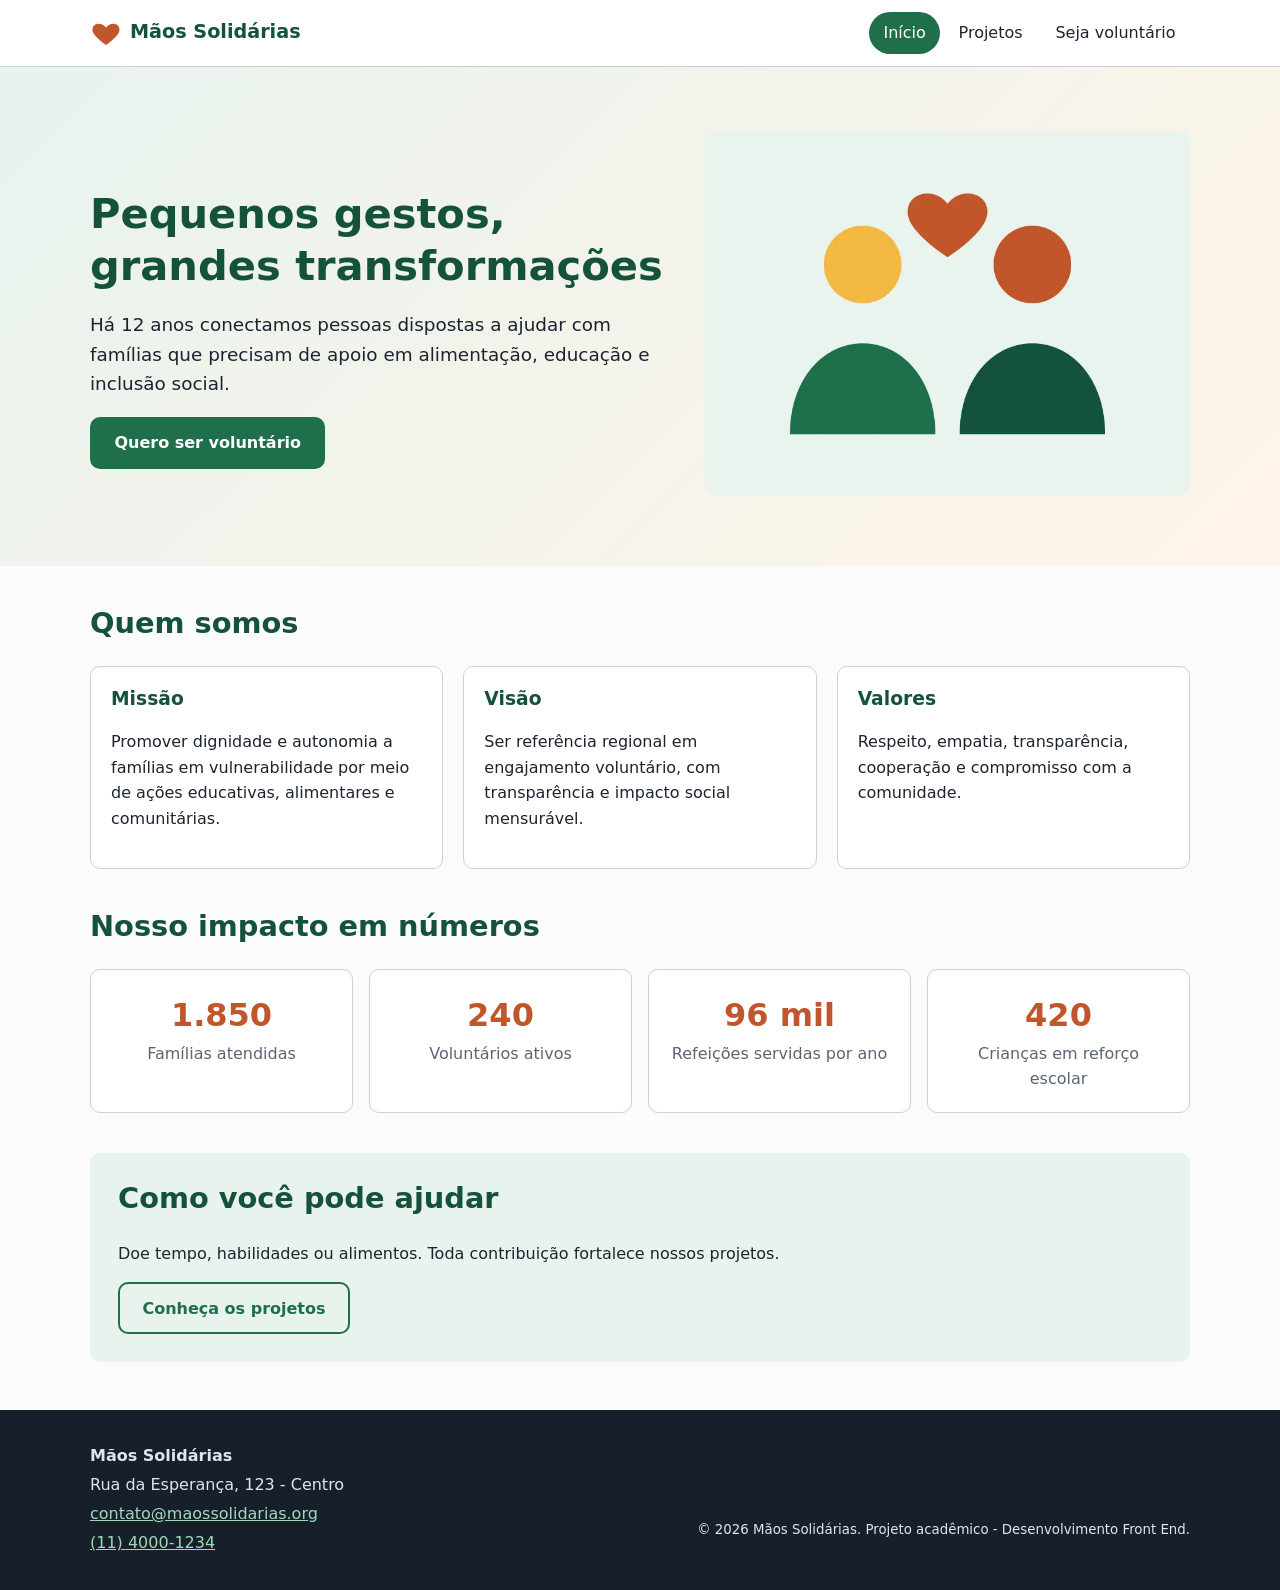
<file: index.html>
<!DOCTYPE html>
<html lang="pt-BR">
<head>
  <meta charset="UTF-8">
  <meta name="viewport" content="width=device-width, initial-scale=1.0">
  <meta name="description" content="Mãos Solidárias: ONG dedicada à educação, alimentação e inclusão de famílias em situação de vulnerabilidade. Conheça nossa missão e seja voluntário.">
  <title>Mãos Solidárias | Início</title>
  <link rel="stylesheet" href="assets/css/style.css">
</head>
<body>
  <a class="skip-link" href="#conteudo">Ir para o conteúdo principal</a>

  <header class="site-header">
    <div class="container header-inner">
      <a class="logo" href="index.html" aria-label="Mãos Solidárias - página inicial">
        <svg width="32" height="32" viewBox="0 0 24 24" aria-hidden="true" focusable="false"><path fill="currentColor" d="M12 21s-7-4.6-9.5-9C.9 9 2.4 5.5 5.8 5.1 8 4.9 10.8 6 12 8c1.2-2 4-3.1 6.2-2.9 3.4.4 4.9 3.9 3.3 6.9C19 16.4 12 21 12 21z"/></svg>
        <span>Mãos Solidárias</span>
      </a>
      <nav aria-label="Navegação principal">
        <ul class="menu">
          <li><a href="index.html" aria-current="page">Início</a></li>
          <li><a href="pages/projetos.html">Projetos</a></li>
          <li><a href="pages/cadastro.html">Seja voluntário</a></li>
        </ul>
      </nav>
    </div>
  </header>

  <main id="conteudo">
    <section class="hero" aria-labelledby="titulo-hero">
      <div class="container hero-grid">
        <div>
          <h1 id="titulo-hero">Pequenos gestos, grandes transformações</h1>
          <p>Há 12 anos conectamos pessoas dispostas a ajudar com famílias que precisam de apoio em alimentação, educação e inclusão social.</p>
          <a class="btn" href="pages/cadastro.html">Quero ser voluntário</a>
        </div>
        <picture>
          <source type="image/webp" srcset="assets/img/voluntarios.webp">
          <img src="assets/img/voluntarios.png" alt="Dois voluntários lado a lado com um coração ao centro, simbolizando a solidariedade" width="400" height="300">
        </picture>
      </div>
    </section>

    <section class="container" aria-labelledby="titulo-missao">
      <h2 id="titulo-missao">Quem somos</h2>
      <div class="grid-3">
        <article class="card">
          <h3>Missão</h3>
          <p>Promover dignidade e autonomia a famílias em vulnerabilidade por meio de ações educativas, alimentares e comunitárias.</p>
        </article>
        <article class="card">
          <h3>Visão</h3>
          <p>Ser referência regional em engajamento voluntário, com transparência e impacto social mensurável.</p>
        </article>
        <article class="card">
          <h3>Valores</h3>
          <p>Respeito, empatia, transparência, cooperação e compromisso com a comunidade.</p>
        </article>
      </div>
    </section>

    <section class="container" aria-labelledby="titulo-numeros">
      <h2 id="titulo-numeros">Nosso impacto em números</h2>
      <dl class="numeros">
        <div><dt>Famílias atendidas</dt><dd>1.850</dd></div>
        <div><dt>Voluntários ativos</dt><dd>240</dd></div>
        <div><dt>Refeições servidas por ano</dt><dd>96 mil</dd></div>
        <div><dt>Crianças em reforço escolar</dt><dd>420</dd></div>
      </dl>
    </section>

    <aside class="container destaque" aria-labelledby="titulo-doar">
      <h2 id="titulo-doar">Como você pode ajudar</h2>
      <p>Doe tempo, habilidades ou alimentos. Toda contribuição fortalece nossos projetos.</p>
      <a class="btn btn-secundario" href="pages/projetos.html">Conheça os projetos</a>
    </aside>
  </main>

  <footer class="site-footer">
    <div class="container footer-inner">
      <address>
        <strong>Mãos Solidárias</strong><br>
        Rua da Esperança, 123 - Centro<br>
        <a href="mailto:contato@maossolidarias.org">contato@maossolidarias.org</a><br>
        <a href="tel:+551140001234">(11) 4000-1234</a>
      </address>
      <p><small>&copy; 2026 Mãos Solidárias. Projeto acadêmico - Desenvolvimento Front End.</small></p>
    </div>
  </footer>
</body>
</html>
</file>
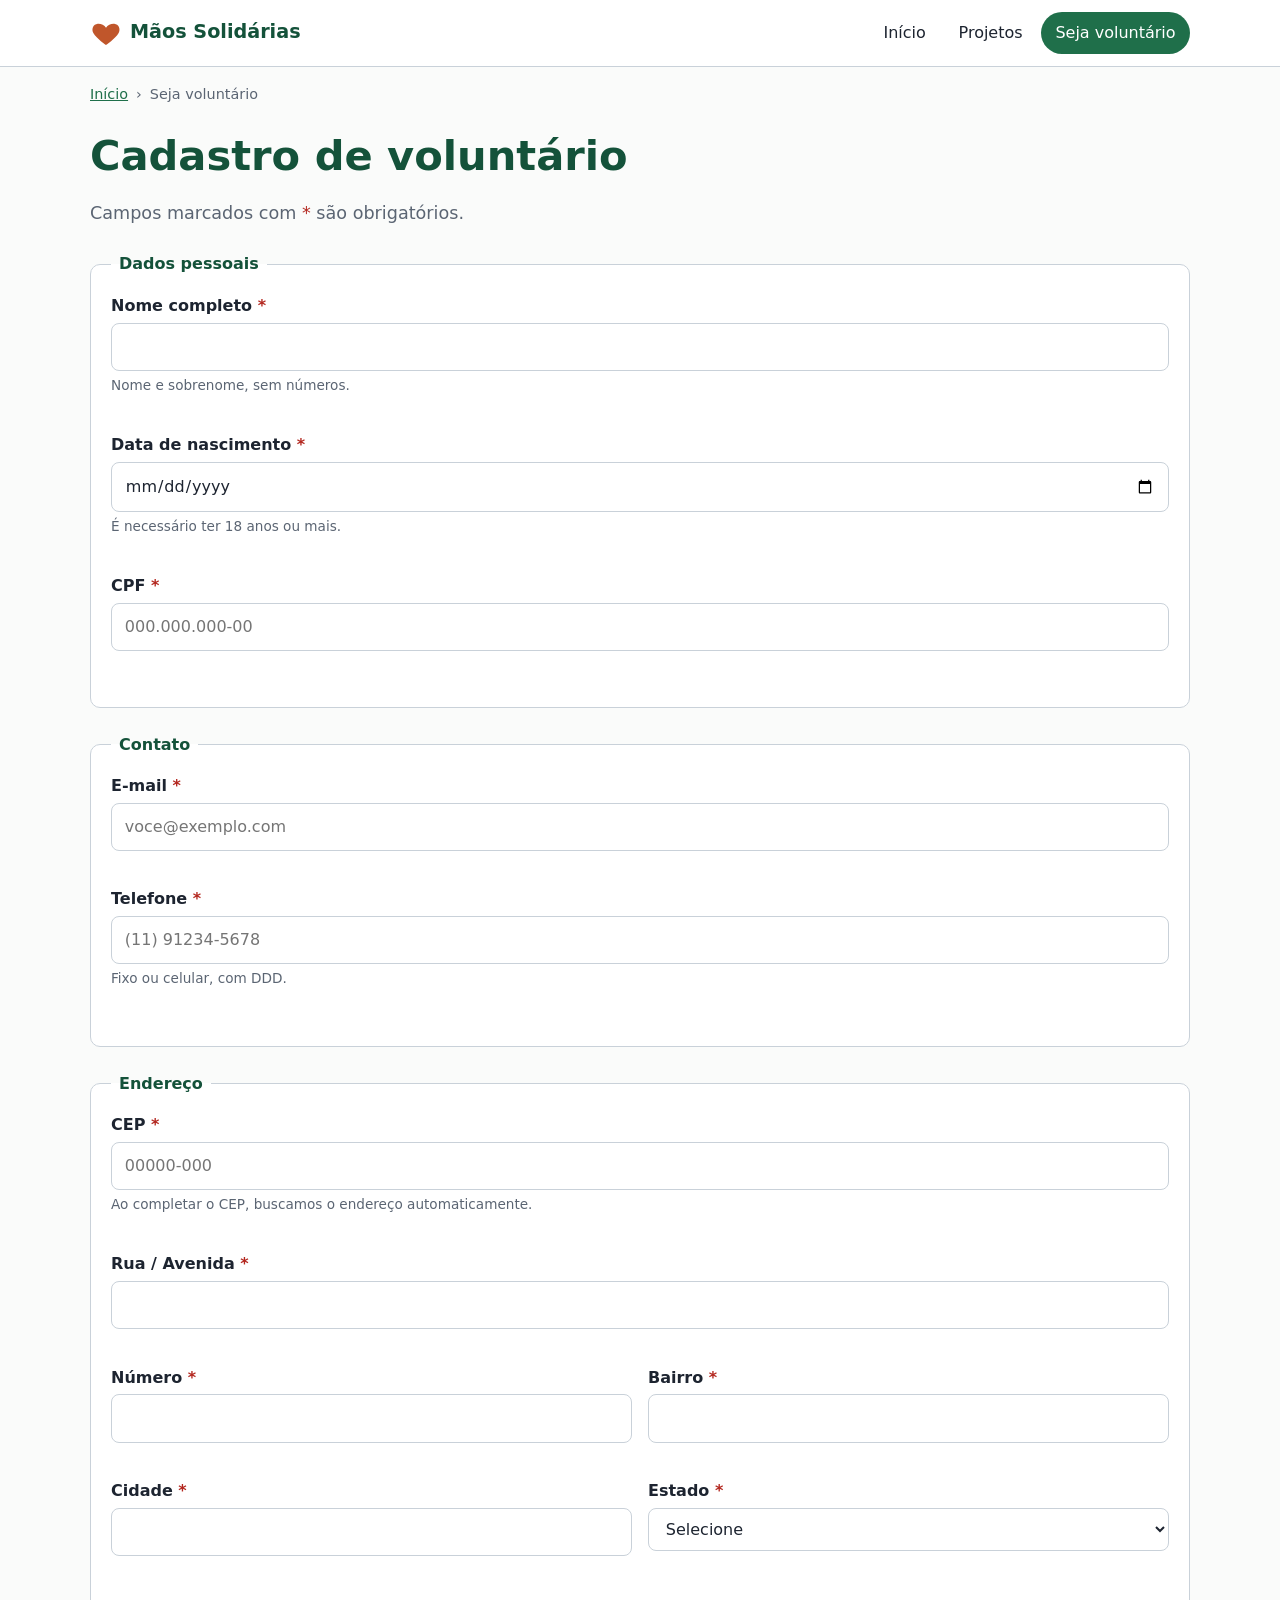
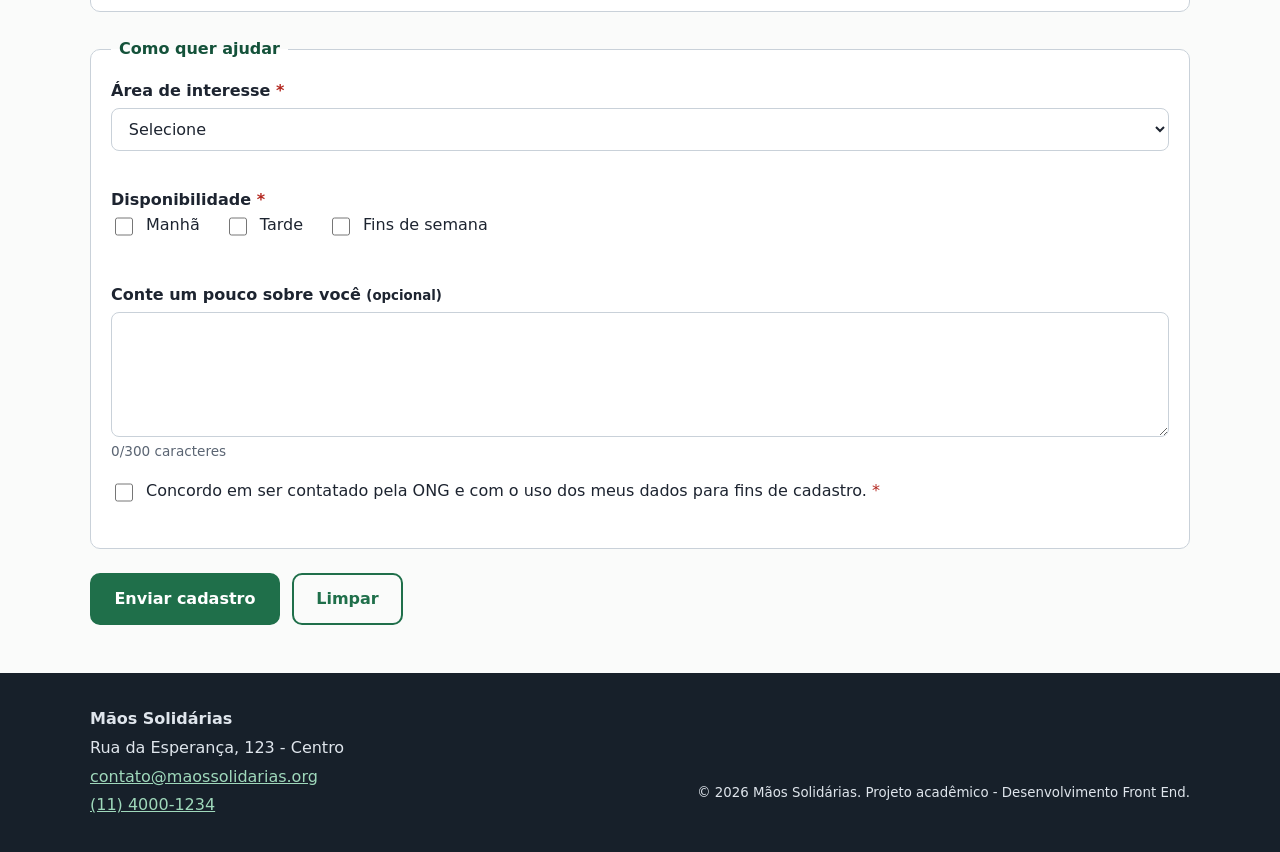
<file: pages/cadastro.html>
<!DOCTYPE html>
<html lang="pt-BR">
<head>
  <meta charset="UTF-8">
  <meta name="viewport" content="width=device-width, initial-scale=1.0">
  <meta name="description" content="Cadastre-se como voluntário da Mãos Solidárias e escolha a área em que deseja atuar.">
  <title>Mãos Solidárias | Seja voluntário</title>
  <link rel="stylesheet" href="../assets/css/style.css">
  <script src="../assets/js/cadastro.js" defer></script>
</head>
<body>
  <a class="skip-link" href="#conteudo">Ir para o conteúdo principal</a>

  <header class="site-header">
    <div class="container header-inner">
      <a class="logo" href="../index.html" aria-label="Mãos Solidárias - página inicial">
        <svg width="32" height="32" viewBox="0 0 24 24" aria-hidden="true" focusable="false"><path fill="currentColor" d="M12 21s-7-4.6-9.5-9C.9 9 2.4 5.5 5.8 5.1 8 4.9 10.8 6 12 8c1.2-2 4-3.1 6.2-2.9 3.4.4 4.9 3.9 3.3 6.9C19 16.4 12 21 12 21z"/></svg>
        <span>Mãos Solidárias</span>
      </a>
      <nav aria-label="Navegação principal">
        <ul class="menu">
          <li><a href="../index.html">Início</a></li>
          <li><a href="projetos.html">Projetos</a></li>
          <li><a href="cadastro.html" aria-current="page">Seja voluntário</a></li>
        </ul>
      </nav>
    </div>
  </header>

  <main id="conteudo" class="container">
    <nav aria-label="Você está em" class="breadcrumb">
      <ol>
        <li><a href="../index.html">Início</a></li>
        <li aria-current="page">Seja voluntário</li>
      </ol>
    </nav>

    <h1>Cadastro de voluntário</h1>
    <p class="lead">Campos marcados com <span class="obrigatorio" aria-hidden="true">*</span> são obrigatórios.</p>

    <div id="resumo-erros" class="alerta alerta-erro" role="alert" tabindex="-1" hidden></div>
    <div id="sucesso" class="alerta alerta-sucesso" role="status" tabindex="-1" hidden></div>

    <form id="form-cadastro" action="#" method="post" novalidate>

      <fieldset>
        <legend>Dados pessoais</legend>

        <div class="campo">
          <label for="nome">Nome completo <span class="obrigatorio" aria-hidden="true">*</span></label>
          <input type="text" id="nome" name="nome" required minlength="5" maxlength="100"
                 autocomplete="name" pattern="[A-Za-zÀ-ÿ'’ ]{5,100}"
                 aria-describedby="ajuda-nome erro-nome">
          <small id="ajuda-nome" class="ajuda">Nome e sobrenome, sem números.</small>
          <p id="erro-nome" class="erro" aria-live="polite"></p>
        </div>

        <div class="campo">
          <label for="nascimento">Data de nascimento <span class="obrigatorio" aria-hidden="true">*</span></label>
          <input type="date" id="nascimento" name="nascimento" required
                 aria-describedby="ajuda-nascimento erro-nascimento">
          <small id="ajuda-nascimento" class="ajuda">É necessário ter 18 anos ou mais.</small>
          <p id="erro-nascimento" class="erro" aria-live="polite"></p>
        </div>

        <div class="campo">
          <label for="cpf">CPF <span class="obrigatorio" aria-hidden="true">*</span></label>
          <input type="text" id="cpf" name="cpf" required inputmode="numeric" maxlength="14"
                 placeholder="000.000.000-00" autocomplete="off"
                 pattern="\d{3}\.\d{3}\.\d{3}-\d{2}"
                 aria-describedby="erro-cpf">
          <p id="erro-cpf" class="erro" aria-live="polite"></p>
        </div>
      </fieldset>

      <fieldset>
        <legend>Contato</legend>

        <div class="campo">
          <label for="email">E-mail <span class="obrigatorio" aria-hidden="true">*</span></label>
          <input type="email" id="email" name="email" required maxlength="120"
                 autocomplete="email" placeholder="voce@exemplo.com"
                 aria-describedby="erro-email">
          <p id="erro-email" class="erro" aria-live="polite"></p>
        </div>

        <div class="campo">
          <label for="telefone">Telefone <span class="obrigatorio" aria-hidden="true">*</span></label>
          <input type="tel" id="telefone" name="telefone" required inputmode="tel" maxlength="15"
                 placeholder="(11) 91234-5678" autocomplete="tel-national"
                 pattern="\(\d{2}\) \d{4,5}-\d{4}"
                 aria-describedby="ajuda-telefone erro-telefone">
          <small id="ajuda-telefone" class="ajuda">Fixo ou celular, com DDD.</small>
          <p id="erro-telefone" class="erro" aria-live="polite"></p>
        </div>
      </fieldset>

      <fieldset>
        <legend>Endereço</legend>

        <div class="campo">
          <label for="cep">CEP <span class="obrigatorio" aria-hidden="true">*</span></label>
          <input type="text" id="cep" name="cep" required inputmode="numeric" maxlength="9"
                 placeholder="00000-000" autocomplete="postal-code"
                 pattern="\d{5}-\d{3}"
                 aria-describedby="ajuda-cep erro-cep">
          <small id="ajuda-cep" class="ajuda">Ao completar o CEP, buscamos o endereço automaticamente.</small>
          <p id="erro-cep" class="erro" aria-live="polite"></p>
        </div>

        <div class="campo">
          <label for="logradouro">Rua / Avenida <span class="obrigatorio" aria-hidden="true">*</span></label>
          <input type="text" id="logradouro" name="logradouro" required maxlength="120"
                 autocomplete="address-line1" aria-describedby="erro-logradouro">
          <p id="erro-logradouro" class="erro" aria-live="polite"></p>
        </div>

        <div class="linha">
          <div class="campo">
            <label for="numero">Número <span class="obrigatorio" aria-hidden="true">*</span></label>
            <input type="text" id="numero" name="numero" required maxlength="10"
                   aria-describedby="erro-numero">
            <p id="erro-numero" class="erro" aria-live="polite"></p>
          </div>
          <div class="campo">
            <label for="bairro">Bairro <span class="obrigatorio" aria-hidden="true">*</span></label>
            <input type="text" id="bairro" name="bairro" required maxlength="80"
                   aria-describedby="erro-bairro">
            <p id="erro-bairro" class="erro" aria-live="polite"></p>
          </div>
        </div>

        <div class="linha">
          <div class="campo">
            <label for="cidade">Cidade <span class="obrigatorio" aria-hidden="true">*</span></label>
            <input type="text" id="cidade" name="cidade" required maxlength="80"
                   autocomplete="address-level2" aria-describedby="erro-cidade">
            <p id="erro-cidade" class="erro" aria-live="polite"></p>
          </div>
          <div class="campo">
            <label for="uf">Estado <span class="obrigatorio" aria-hidden="true">*</span></label>
            <select id="uf" name="uf" required aria-describedby="erro-uf">
              <option value="">Selecione</option>
              <option>AC</option><option>AL</option><option>AP</option><option>AM</option>
              <option>BA</option><option>CE</option><option>DF</option><option>ES</option>
              <option>GO</option><option>MA</option><option>MT</option><option>MS</option>
              <option>MG</option><option>PA</option><option>PB</option><option>PR</option>
              <option>PE</option><option>PI</option><option>RJ</option><option>RN</option>
              <option>RS</option><option>RO</option><option>RR</option><option>SC</option>
              <option>SP</option><option>SE</option><option>TO</option>
            </select>
            <p id="erro-uf" class="erro" aria-live="polite"></p>
          </div>
        </div>
      </fieldset>

      <fieldset>
        <legend>Como quer ajudar</legend>

        <div class="campo">
          <label for="area">Área de interesse <span class="obrigatorio" aria-hidden="true">*</span></label>
          <select id="area" name="area" required aria-describedby="erro-area">
            <option value="">Selecione</option>
            <option value="alimentacao">Prato Cheio (alimentação)</option>
            <option value="educacao">Reforço Solidário (educação)</option>
            <option value="renda">Renda Comunitária (inclusão produtiva)</option>
          </select>
          <p id="erro-area" class="erro" aria-live="polite"></p>
        </div>

        <fieldset class="grupo">
          <legend>Disponibilidade <span class="obrigatorio" aria-hidden="true">*</span></legend>
          <div class="opcao"><input type="checkbox" id="disp-manha" name="disponibilidade" value="manha"><label for="disp-manha">Manhã</label></div>
          <div class="opcao"><input type="checkbox" id="disp-tarde" name="disponibilidade" value="tarde"><label for="disp-tarde">Tarde</label></div>
          <div class="opcao"><input type="checkbox" id="disp-fds" name="disponibilidade" value="fds"><label for="disp-fds">Fins de semana</label></div>
          <p id="erro-disponibilidade" class="erro" aria-live="polite"></p>
        </fieldset>

        <div class="campo">
          <label for="mensagem">Conte um pouco sobre você <small>(opcional)</small></label>
          <textarea id="mensagem" name="mensagem" rows="4" maxlength="300" aria-describedby="contador"></textarea>
          <small id="contador" class="ajuda">0/300 caracteres</small>
        </div>

        <div class="opcao">
          <input type="checkbox" id="termos" name="termos" required aria-describedby="erro-termos">
          <label for="termos">Concordo em ser contatado pela ONG e com o uso dos meus dados para fins de cadastro. <span class="obrigatorio" aria-hidden="true">*</span></label>
        </div>
        <p id="erro-termos" class="erro" aria-live="polite"></p>
      </fieldset>

      <div class="acoes">
        <button type="submit" class="btn">Enviar cadastro</button>
        <button type="reset" class="btn btn-secundario">Limpar</button>
      </div>
    </form>
  </main>

  <footer class="site-footer">
    <div class="container footer-inner">
      <address>
        <strong>Mãos Solidárias</strong><br>
        Rua da Esperança, 123 - Centro<br>
        <a href="mailto:contato@maossolidarias.org">contato@maossolidarias.org</a><br>
        <a href="tel:+551140001234">(11) 4000-1234</a>
      </address>
      <p><small>&copy; 2026 Mãos Solidárias. Projeto acadêmico - Desenvolvimento Front End.</small></p>
    </div>
  </footer>
</body>
</html>
</file>
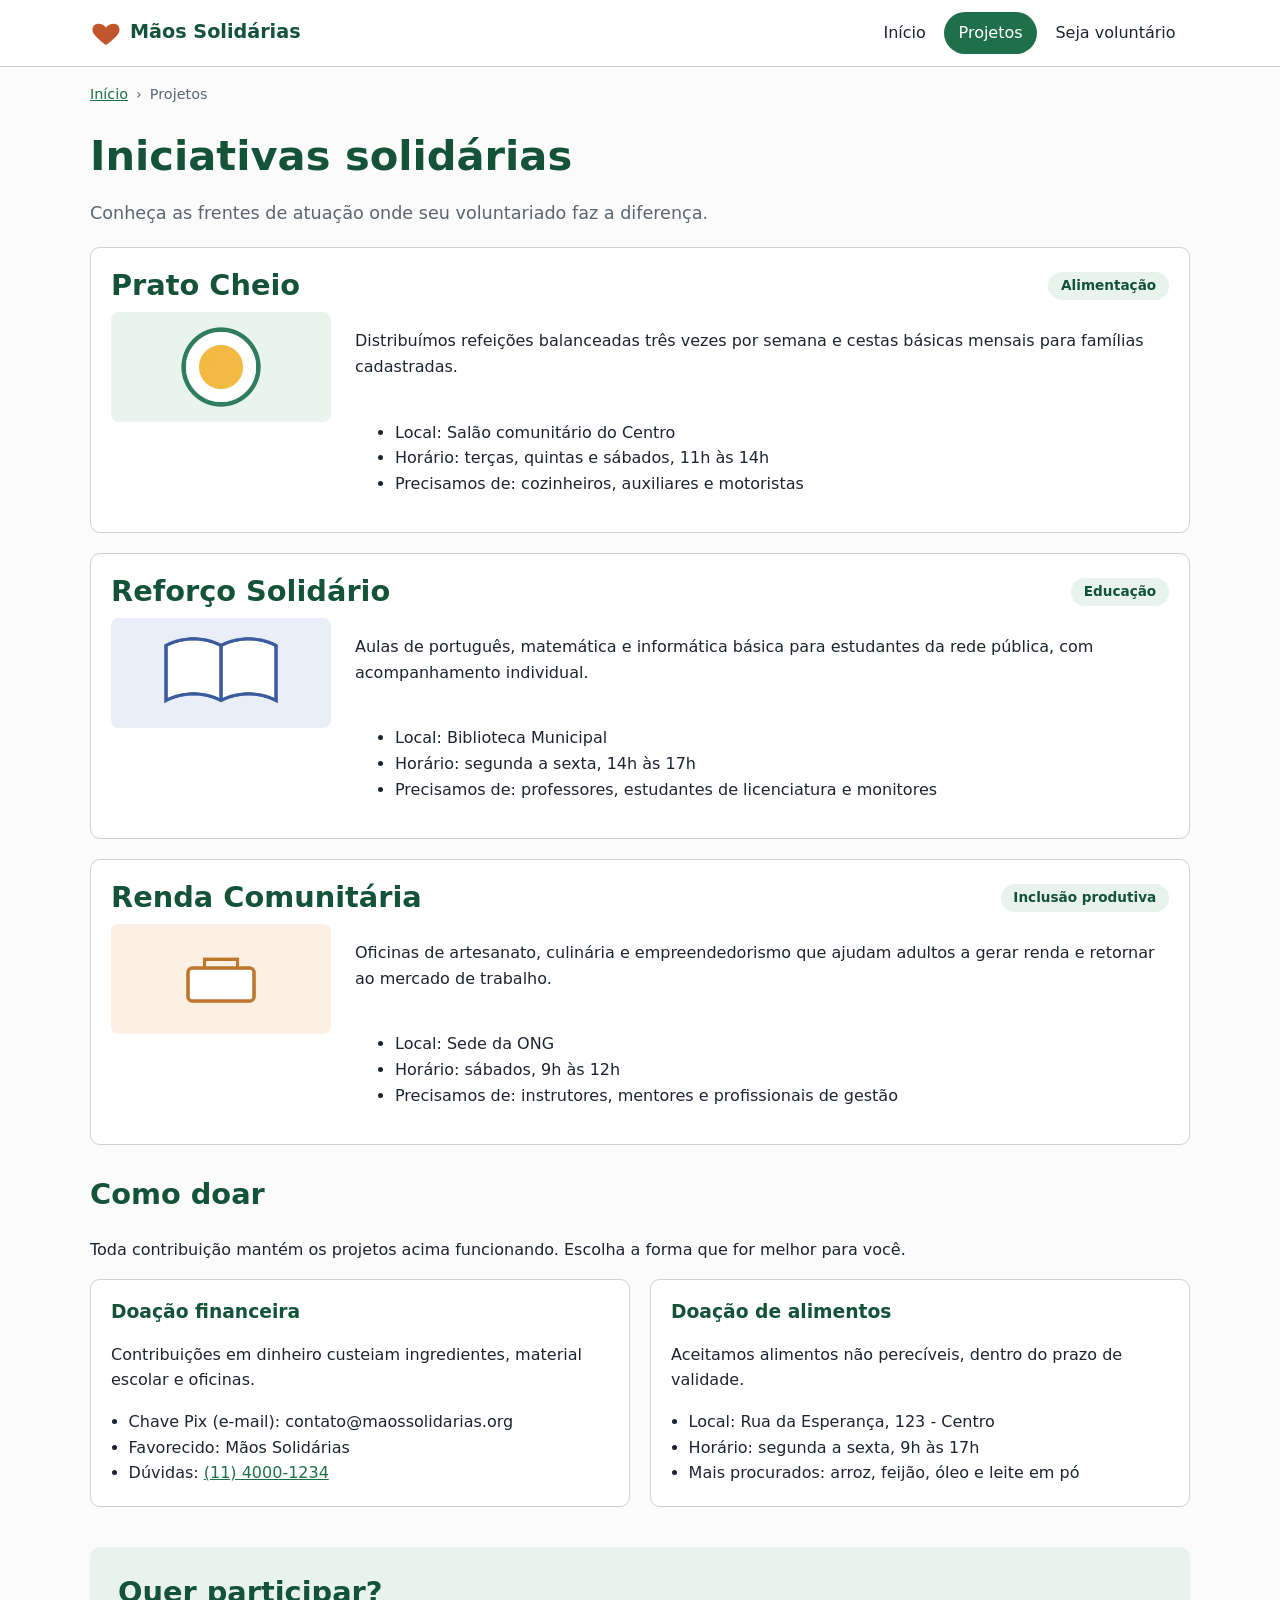
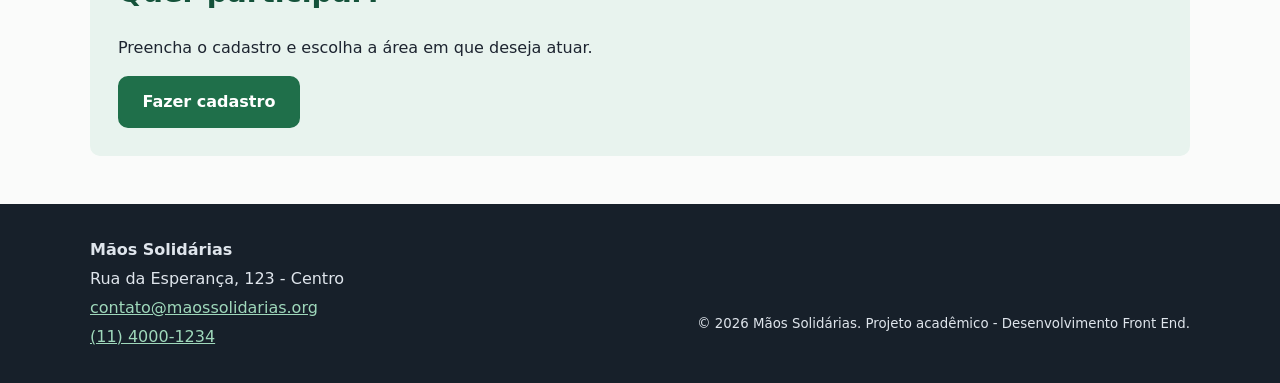
<file: pages/projetos.html>
<!DOCTYPE html>
<html lang="pt-BR">
<head>
  <meta charset="UTF-8">
  <meta name="viewport" content="width=device-width, initial-scale=1.0">
  <meta name="description" content="Conheça os projetos sociais da Mãos Solidárias: Prato Cheio, Reforço Solidário e Renda Comunitária.">
  <title>Mãos Solidárias | Projetos</title>
  <link rel="stylesheet" href="../assets/css/style.css">
</head>
<body>
  <a class="skip-link" href="#conteudo">Ir para o conteúdo principal</a>

  <header class="site-header">
    <div class="container header-inner">
      <a class="logo" href="../index.html" aria-label="Mãos Solidárias - página inicial">
        <svg width="32" height="32" viewBox="0 0 24 24" aria-hidden="true" focusable="false"><path fill="currentColor" d="M12 21s-7-4.6-9.5-9C.9 9 2.4 5.5 5.8 5.1 8 4.9 10.8 6 12 8c1.2-2 4-3.1 6.2-2.9 3.4.4 4.9 3.9 3.3 6.9C19 16.4 12 21 12 21z"/></svg>
        <span>Mãos Solidárias</span>
      </a>
      <nav aria-label="Navegação principal">
        <ul class="menu">
          <li><a href="../index.html">Início</a></li>
          <li><a href="projetos.html" aria-current="page">Projetos</a></li>
          <li><a href="cadastro.html">Seja voluntário</a></li>
        </ul>
      </nav>
    </div>
  </header>

  <main id="conteudo" class="container">
    <nav aria-label="Você está em" class="breadcrumb">
      <ol>
        <li><a href="../index.html">Início</a></li>
        <li aria-current="page">Projetos</li>
      </ol>
    </nav>

    <h1>Iniciativas solidárias</h1>
    <p class="lead">Conheça as frentes de atuação onde seu voluntariado faz a diferença.</p>

    <section aria-labelledby="proj-prato">
      <article class="projeto">
        <header>
          <h2 id="proj-prato">Prato Cheio</h2>
          <p class="tag">Alimentação</p>
        </header>
        <picture>
          <source type="image/webp" srcset="../assets/img/prato-cheio.webp">
          <img src="../assets/img/prato-cheio.png" alt="Ilustração de um prato com alimentos, representando o projeto Prato Cheio" width="400" height="200" loading="lazy">
        </picture>
        <p>Distribuímos refeições balanceadas três vezes por semana e cestas básicas mensais para famílias cadastradas.</p>
        <ul>
          <li>Local: Salão comunitário do Centro</li>
          <li>Horário: terças, quintas e sábados, 11h às 14h</li>
          <li>Precisamos de: cozinheiros, auxiliares e motoristas</li>
        </ul>
      </article>
    </section>

    <section aria-labelledby="proj-reforco">
      <article class="projeto">
        <header>
          <h2 id="proj-reforco">Reforço Solidário</h2>
          <p class="tag">Educação</p>
        </header>
        <picture>
          <source type="image/webp" srcset="../assets/img/reforco-solidario.webp">
          <img src="../assets/img/reforco-solidario.png" alt="Ilustração de um livro aberto, representando o projeto Reforço Solidário" width="400" height="200" loading="lazy">
        </picture>
        <p>Aulas de português, matemática e informática básica para estudantes da rede pública, com acompanhamento individual.</p>
        <ul>
          <li>Local: Biblioteca Municipal</li>
          <li>Horário: segunda a sexta, 14h às 17h</li>
          <li>Precisamos de: professores, estudantes de licenciatura e monitores</li>
        </ul>
      </article>
    </section>

    <section aria-labelledby="proj-renda">
      <article class="projeto">
        <header>
          <h2 id="proj-renda">Renda Comunitária</h2>
          <p class="tag">Inclusão produtiva</p>
        </header>
        <picture>
          <source type="image/webp" srcset="../assets/img/renda-comunitaria.webp">
          <img src="../assets/img/renda-comunitaria.png" alt="Ilustração de ferramentas de trabalho, representando o projeto Renda Comunitária" width="400" height="200" loading="lazy">
        </picture>
        <p>Oficinas de artesanato, culinária e empreendedorismo que ajudam adultos a gerar renda e retornar ao mercado de trabalho.</p>
        <ul>
          <li>Local: Sede da ONG</li>
          <li>Horário: sábados, 9h às 12h</li>
          <li>Precisamos de: instrutores, mentores e profissionais de gestão</li>
        </ul>
      </article>
    </section>

    <section class="doacao" aria-labelledby="titulo-doar">
      <h2 id="titulo-doar">Como doar</h2>
      <p>Toda contribuição mantém os projetos acima funcionando. Escolha a forma que for melhor para você.</p>
      <div class="grid-2">
        <article class="card">
          <h3>Doação financeira</h3>
          <p>Contribuições em dinheiro custeiam ingredientes, material escolar e oficinas.</p>
          <ul>
            <li>Chave Pix (e-mail): contato@maossolidarias.org</li>
            <li>Favorecido: Mãos Solidárias</li>
            <li>Dúvidas: <a href="tel:+551140001234">(11) 4000-1234</a></li>
          </ul>
        </article>
        <article class="card">
          <h3>Doação de alimentos</h3>
          <p>Aceitamos alimentos não perecíveis, dentro do prazo de validade.</p>
          <ul>
            <li>Local: Rua da Esperança, 123 - Centro</li>
            <li>Horário: segunda a sexta, 9h às 17h</li>
            <li>Mais procurados: arroz, feijão, óleo e leite em pó</li>
          </ul>
        </article>
      </div>
    </section>

    <aside class="destaque" aria-labelledby="titulo-participe">
      <h2 id="titulo-participe">Quer participar?</h2>
      <p>Preencha o cadastro e escolha a área em que deseja atuar.</p>
      <a class="btn" href="cadastro.html">Fazer cadastro</a>
    </aside>
  </main>

  <footer class="site-footer">
    <div class="container footer-inner">
      <address>
        <strong>Mãos Solidárias</strong><br>
        Rua da Esperança, 123 - Centro<br>
        <a href="mailto:contato@maossolidarias.org">contato@maossolidarias.org</a><br>
        <a href="tel:+551140001234">(11) 4000-1234</a>
      </address>
      <p><small>&copy; 2026 Mãos Solidárias. Projeto acadêmico - Desenvolvimento Front End.</small></p>
    </div>
  </footer>
</body>
</html>
</file>
<file: assets/css/style.css>
/* ===== Base ===== */
:root {
  --verde: #1f6f4a;
  --verde-escuro: #14523a;
  --verde-claro: #e8f3ee;
  --laranja: #c0562b;
  --texto: #1d2430;
  --cinza: #5b6573;
  --borda: #c9d1d9;
  --erro: #b3261e;
  --sucesso: #146c43;
  --fundo: #fafbfa;
  --raio: 10px;
}

*, *::before, *::after { box-sizing: border-box; }

html { scroll-behavior: smooth; }

body {
  margin: 0;
  font-family: system-ui, -apple-system, "Segoe UI", Roboto, Arial, sans-serif;
  line-height: 1.6;
  color: var(--texto);
  background: var(--fundo);
}

.container { width: min(1100px, 100% - 2rem); margin-inline: auto; }

h1, h2, h3 { line-height: 1.25; color: var(--verde-escuro); }
h1 { font-size: clamp(1.8rem, 4vw, 2.6rem); margin: 1.5rem 0 .5rem; }
h2 { font-size: clamp(1.4rem, 3vw, 1.8rem); }

a { color: var(--verde); }
a:hover { color: var(--verde-escuro); }

:focus-visible { outline: 3px solid #f2a900; outline-offset: 2px; }

.skip-link {
  position: absolute; left: -999px; top: 0;
  background: #000; color: #fff; padding: .75rem 1rem; z-index: 100;
}
.skip-link:focus { left: 0; }

.lead { font-size: 1.1rem; color: var(--cinza); }

/* ===== Header / Footer ===== */
.site-header { background: #fff; border-bottom: 1px solid var(--borda); position: sticky; top: 0; z-index: 10; }
.header-inner { display: flex; align-items: center; justify-content: space-between; flex-wrap: wrap; gap: .5rem 1rem; padding-block: .75rem; }
.logo { display: inline-flex; align-items: center; gap: .5rem; font-weight: 700; font-size: 1.2rem; text-decoration: none; color: var(--verde-escuro); }
.logo svg { color: var(--laranja); }

.menu { list-style: none; display: flex; gap: .25rem; margin: 0; padding: 0; flex-wrap: wrap; }
.menu a { display: block; padding: .5rem .9rem; border-radius: 999px; text-decoration: none; color: var(--texto); font-weight: 500; }
.menu a:hover { background: var(--verde-claro); }
.menu a[aria-current="page"] { background: var(--verde); color: #fff; }

.site-footer { background: #17202a; color: #dfe5ec; margin-top: 3rem; padding-block: 2rem; }
.site-footer a { color: #9fd8bb; }
.footer-inner { display: flex; justify-content: space-between; gap: 1.5rem; flex-wrap: wrap; align-items: flex-end; }
.site-footer address { font-style: normal; line-height: 1.8; }

/* ===== Botões ===== */
.btn {
  display: inline-block; cursor: pointer; font: inherit; font-weight: 600;
  background: var(--verde); color: #fff; border: 2px solid var(--verde);
  padding: .7rem 1.4rem; border-radius: var(--raio); text-decoration: none;
  transition: background .2s, color .2s;
}
.btn:hover { background: var(--verde-escuro); border-color: var(--verde-escuro); color: #fff; }
.btn-secundario { background: transparent; color: var(--verde); }
.btn-secundario:hover { background: var(--verde-claro); color: var(--verde-escuro); }

/* ===== Home ===== */
.hero { background: linear-gradient(135deg, var(--verde-claro), #fff4e8); padding: 4rem 0; }
.hero p { max-width: 60ch; font-size: 1.15rem; }
.hero-grid { display: grid; gap: 2rem; align-items: center; grid-template-columns: 1.2fr 1fr; }
.hero-grid img { width: 100%; height: auto; border-radius: var(--raio); }

section.container { margin-block: 2.5rem; }

.grid-3 { display: grid; gap: 1.25rem; grid-template-columns: repeat(auto-fit, minmax(240px, 1fr)); }
.card { background: #fff; border: 1px solid var(--borda); border-radius: var(--raio); padding: 1.25rem; }
.card h3 { margin-top: 0; }

.numeros { display: grid; gap: 1rem; grid-template-columns: repeat(auto-fit, minmax(190px, 1fr)); margin: 0; }
.numeros div { background: #fff; border: 1px solid var(--borda); border-radius: var(--raio); padding: 1.25rem; text-align: center; }
.numeros dd { margin: 0; font-size: 2rem; font-weight: 800; color: var(--laranja); order: -1; }
.numeros dt { color: var(--cinza); }
.numeros div { display: flex; flex-direction: column; }

.destaque { background: var(--verde-claro); border-radius: var(--raio); padding: 1.75rem; margin-block: 2.5rem; }
.destaque h2 { margin-top: 0; }

/* ===== Projetos ===== */
.breadcrumb ol { list-style: none; display: flex; gap: .5rem; padding: 1rem 0 0; margin: 0; font-size: .9rem; color: var(--cinza); }
.breadcrumb li + li::before { content: "›"; margin-right: .5rem; }

.projeto { display: grid; gap: .5rem 1.5rem; grid-template-columns: 220px 1fr; background: #fff; border: 1px solid var(--borda); border-radius: var(--raio); padding: 1.25rem; margin-block: 1.25rem; }
.projeto header { grid-column: 1 / -1; display: flex; align-items: center; justify-content: space-between; flex-wrap: wrap; gap: .5rem; }
.projeto h2 { margin: 0; }
picture { display: block; }
.projeto picture { grid-row: span 2; }
.projeto img { width: 100%; height: auto; border-radius: 8px; }
.tag { margin: 0; background: var(--verde-claro); color: var(--verde-escuro); padding: .2rem .8rem; border-radius: 999px; font-size: .85rem; font-weight: 600; }

.doacao { margin-block: 2rem; }
.grid-2 { display: grid; gap: 1.25rem; grid-template-columns: repeat(auto-fit, minmax(260px, 1fr)); }
.card ul { padding-left: 1.1rem; margin-bottom: 0; }

/* ===== Formulário ===== */
form { margin-block: 1.5rem; }
fieldset { border: 1px solid var(--borda); border-radius: var(--raio); background: #fff; padding: 1rem 1.25rem 1.25rem; margin: 0 0 1.5rem; }
legend { font-weight: 700; padding-inline: .5rem; color: var(--verde-escuro); }
fieldset.grupo { border: 0; padding: 0; margin: 0 0 1rem; background: transparent; }
fieldset.grupo legend { padding: 0; color: var(--texto); font-size: 1rem; }

.campo { display: flex; flex-direction: column; margin-bottom: 1rem; }
.linha { display: grid; gap: 1rem; grid-template-columns: repeat(auto-fit, minmax(200px, 1fr)); }

label { font-weight: 600; margin-bottom: .25rem; }
.obrigatorio { color: var(--erro); }

input[type="text"], input[type="email"], input[type="tel"], input[type="date"], select, textarea {
  font: inherit; padding: .65rem .8rem; border: 1.5px solid var(--borda); border-radius: 8px; background: #fff; color: var(--texto); width: 100%;
}
input:hover, select:hover, textarea:hover { border-color: var(--cinza); }

.ajuda { color: var(--cinza); font-size: .85rem; margin-top: .25rem; }
.erro { color: var(--erro); font-size: .875rem; margin: .25rem 0 0; min-height: 1.1em; font-weight: 500; }

input.invalido, select.invalido, textarea.invalido { border-color: var(--erro); background: #fff6f5; }
input.valido, select.valido { border-color: var(--sucesso); }

.opcao { display: flex; align-items: flex-start; gap: .6rem; margin-bottom: .5rem; }
.opcao input { width: 1.15rem; height: 1.15rem; margin-top: .3rem; accent-color: var(--verde); flex-shrink: 0; }
.opcao label { font-weight: 400; margin: 0; }
fieldset.grupo .opcao { display: inline-flex; margin-right: 1.25rem; }

.acoes { display: flex; gap: .75rem; flex-wrap: wrap; }

.alerta { border-radius: var(--raio); padding: 1rem 1.25rem; margin-block: 1rem; border: 1.5px solid; }
.alerta[hidden] { display: none; }
.alerta-erro { background: #fdecea; border-color: var(--erro); color: #6b1812; }
.alerta-erro ul { margin: .5rem 0 0; padding-left: 1.2rem; }
.alerta-erro a { color: inherit; font-weight: 600; }
.alerta-sucesso { background: #e6f4ec; border-color: var(--sucesso); color: #0c4a2d; }

/* ===== Responsivo ===== */
@media (max-width: 640px) {
  .projeto { grid-template-columns: 1fr; }
  .projeto picture { grid-row: auto; }
  .hero { padding: 2.5rem 0; }
  .hero-grid { grid-template-columns: 1fr; }
}

@media (prefers-reduced-motion: reduce) {
  html { scroll-behavior: auto; }
  * { transition: none !important; }
}
</file>
